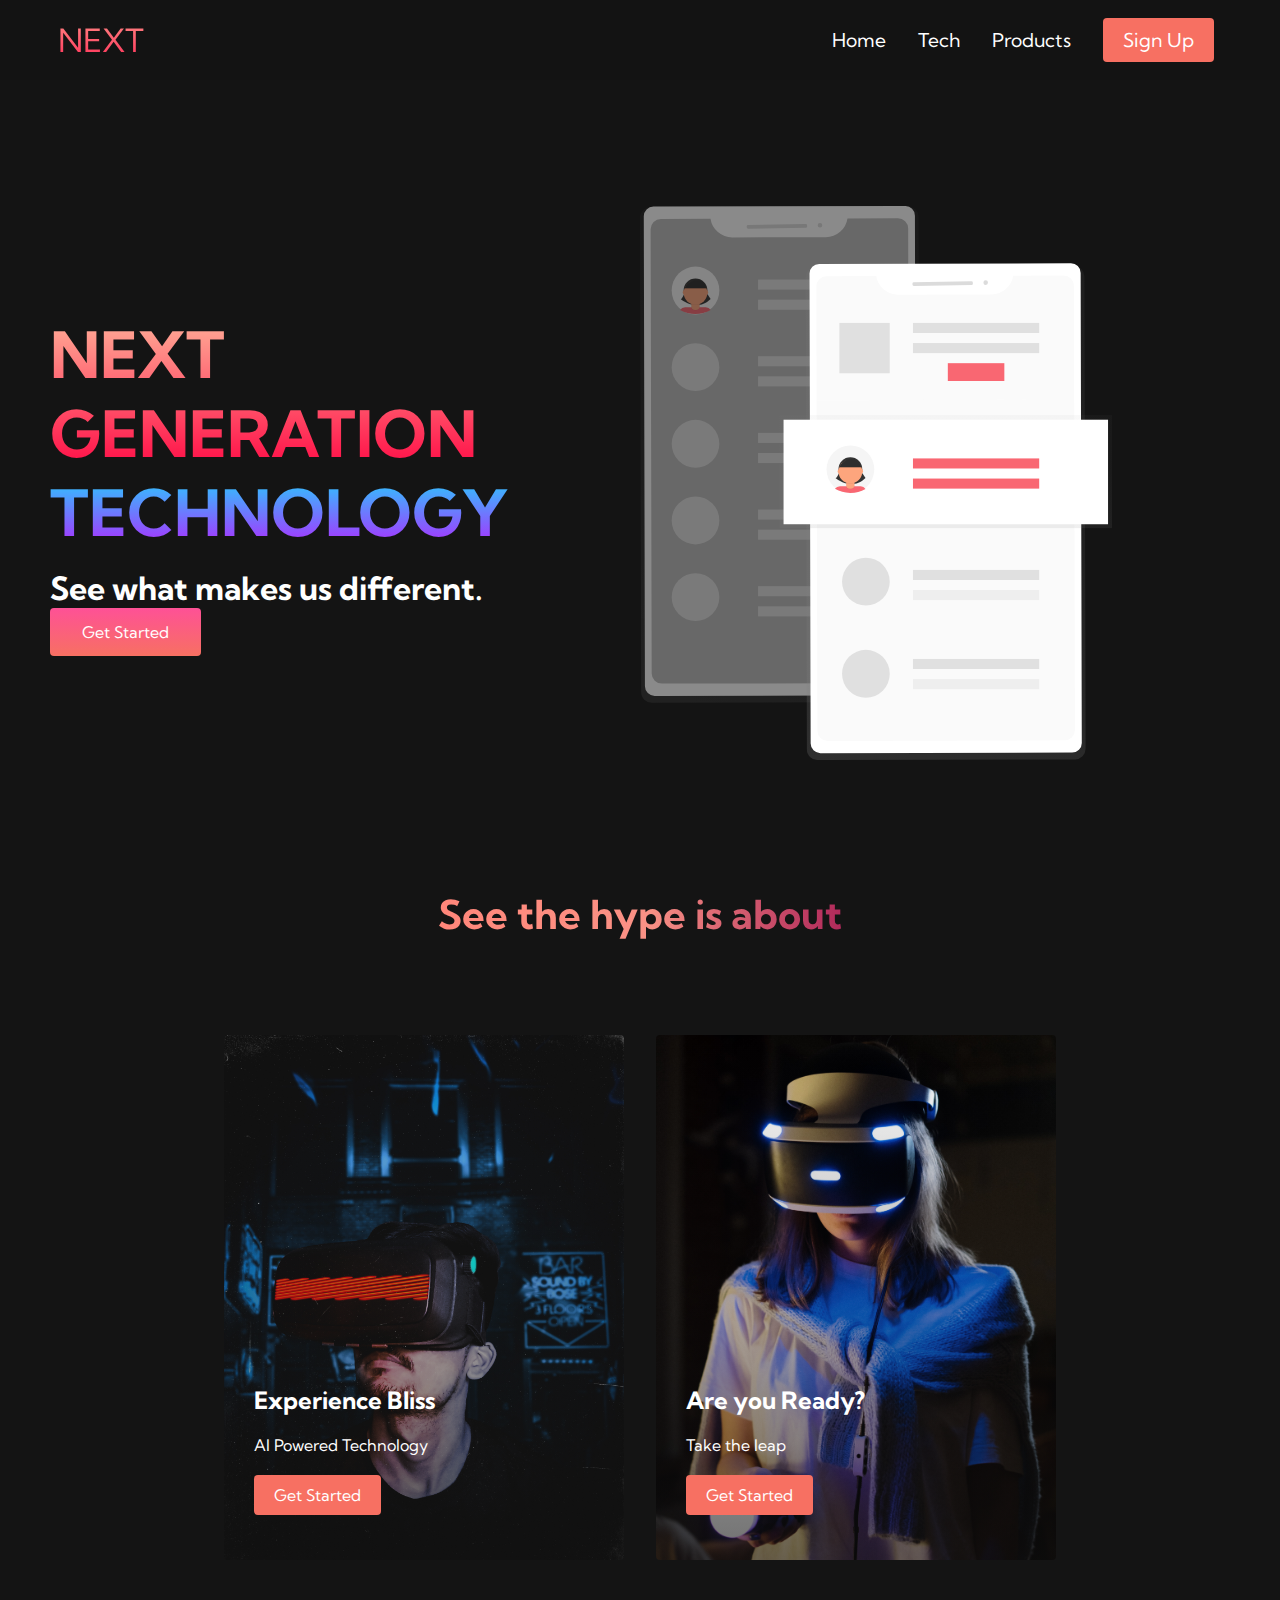
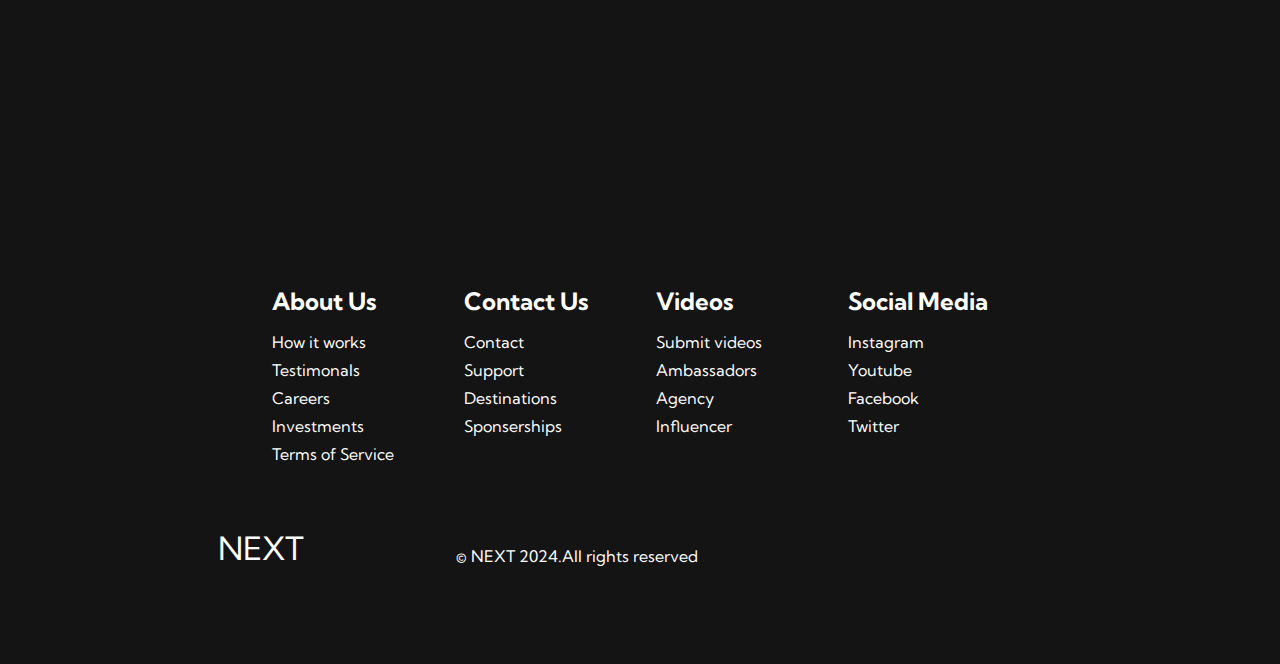
<file: index.html>
<!DOCTYPE html>
<html lang="en">
<head>
    <meta charset="UTF-8">
    <meta name="viewport" content="width=device-width, initial-scale=1.0">
    <title> NEXT Website</title>
    <link rel="stylesheet" href="styles.css">
<link rel="stylesheet" href="https://cdnjs.cloudflare.com/ajax/libs/font-awesome/6.6.0/css/all.min.css" integrity="sha512-Kc323vGBEqzTmouAECnVceyQqyqdsSiqLQISBL29aUW4U/M7pSPA/gEUZQqv1cwx4OnYxTxve5UMg5GT6L4JJg==" crossorigin="anonymous" referrerpolicy="no-referrer" />
<link rel="preconnect" href="https://fonts.googleapis.com">
<link rel="preconnect" href="https://fonts.gstatic.com" crossorigin>
<link href="https://fonts.googleapis.com/css2?family=Kumbh+Sans:wght@100..900&display=swap" rel="stylesheet">
</head>
<body>
<nav class="navbar">
    <div class="navbar__container">
        <a href="#" id="navbar__logo"><i class="fas fa-gem"></i>NEXT</a>
        <div class="navbar__toggle" id="mobile-menu">
            <i class="fa-solid fa-bars" onclick="toggleMenu()"></i>
            <span class="bar"></span>
            <span class="bar"></span>
            <span class="bar"></span>
        </div>
        <ul class="navbar__menu">
            <li class="navbar__item">
                <a href="#" class="navbar__links">Home</a>
            </li>
            <li class="navbar__item">
                <a href="tech.html" class="navbar__links">Tech</a>
            </li>
            <li class="navbar__item">
                <a href="#" class="navbar__links">Products</a>
            </li>
            <li class="navbar__btn">
                <a href="#" class="button">Sign Up</a>
            </li>
        </ul>
    </div>
</nav>
<div class="main">
    <div class="main__container">
        <div class="main__content">
            <h1>NEXT GENERATION</h1>
            <h2>TECHNOLOGY</h2>
            <p>See what makes us different.</p>
            <button class="main__btn"><a href="/">Get Started</a></button>
        </div>
        <div class="main__img--container">
            <img src="images/pic1.svg" alt="pic" id="main__img">
        </div>
    </div>
</div>

<!--Services Section-->

<div class="services">
    <h1>See the hype is about</h1>
    <div class="services__container">
        <div class="services__card">
            <h2>Experience Bliss</h2>
            <p>AI Powered Technology</p>
            <button>Get Started</button>
        </div>
        <div class="services__card">
            <h2>Are you Ready?</h2>
            <p>Take the leap</p>
            <button>Get Started</button>
        </div>

    </div>
</div>

<!--Footer Section-->
<div class="footer__container">
    <div class="footer__links">
        <div class="footer__link--wrapper">
            <div class="footer__link--items">
                <h2>About Us</h2>
                <a href="#">How it works</a>
                <a href="#">Testimonals</a>
                <a href="#">Careers</a>
                <a href="#">Investments</a>
                <a href="#">Terms of Service</a>
            </div>
            <div class="footer__link--items">
                <h2>Contact Us</h2>
                <a href="#">Contact</a>
                <a href="#">Support</a>
                <a href="#">Destinations</a>
                <a href="#">Sponserships</a>
            </div>
        </div>
        <div class="footer__link--wrapper">
            <div class="footer__link--items">
                <h2>Videos</h2>
                <a href="#">Submit videos</a>
                <a href="#">Ambassadors</a>
                <a href="#">Agency</a>
                <a href="#">Influencer</a>
            </div>
            <div class="footer__link--items">
                <h2>Social Media</h2>
                <a href="#">Instagram</a>
                <a href="#">Youtube</a>
                <a href="#">Facebook</a>
                <a href="#">Twitter</a>
            </div>
        </div>
    </div>
    <div class="social__media">
        <div class="social__media--wrap">
            <div class="social__logo">
                <a href="#" id="footer__logo"><i class="fas fa-gem"></i>NEXT</a>
            </div>
            <p class="Website__rights">© NEXT 2024.All rights reserved</p>
            <div class="social__icons">
                <a href="#" class="social__icons--link" target="_blank">
                    <i class="fab fa-instagram"></i>
                </a>
                <a href="#" class="social__icons--link" target="_blank">
                    <i class="fab fa-twitter"></i>
                </a>
                <a href="#" class="social__icons--link" target="_blank">
                    <i class="fab fa-linkedin"></i>
                </a>
                <a href="#" class="social__icons--link" target="_blank">
                    <i class="fab fa-youtube"></i>
                </a>
            </div>
        </div>
    </div>
</div>
<script src="app.js"></script>
</body>
</html>
</file>
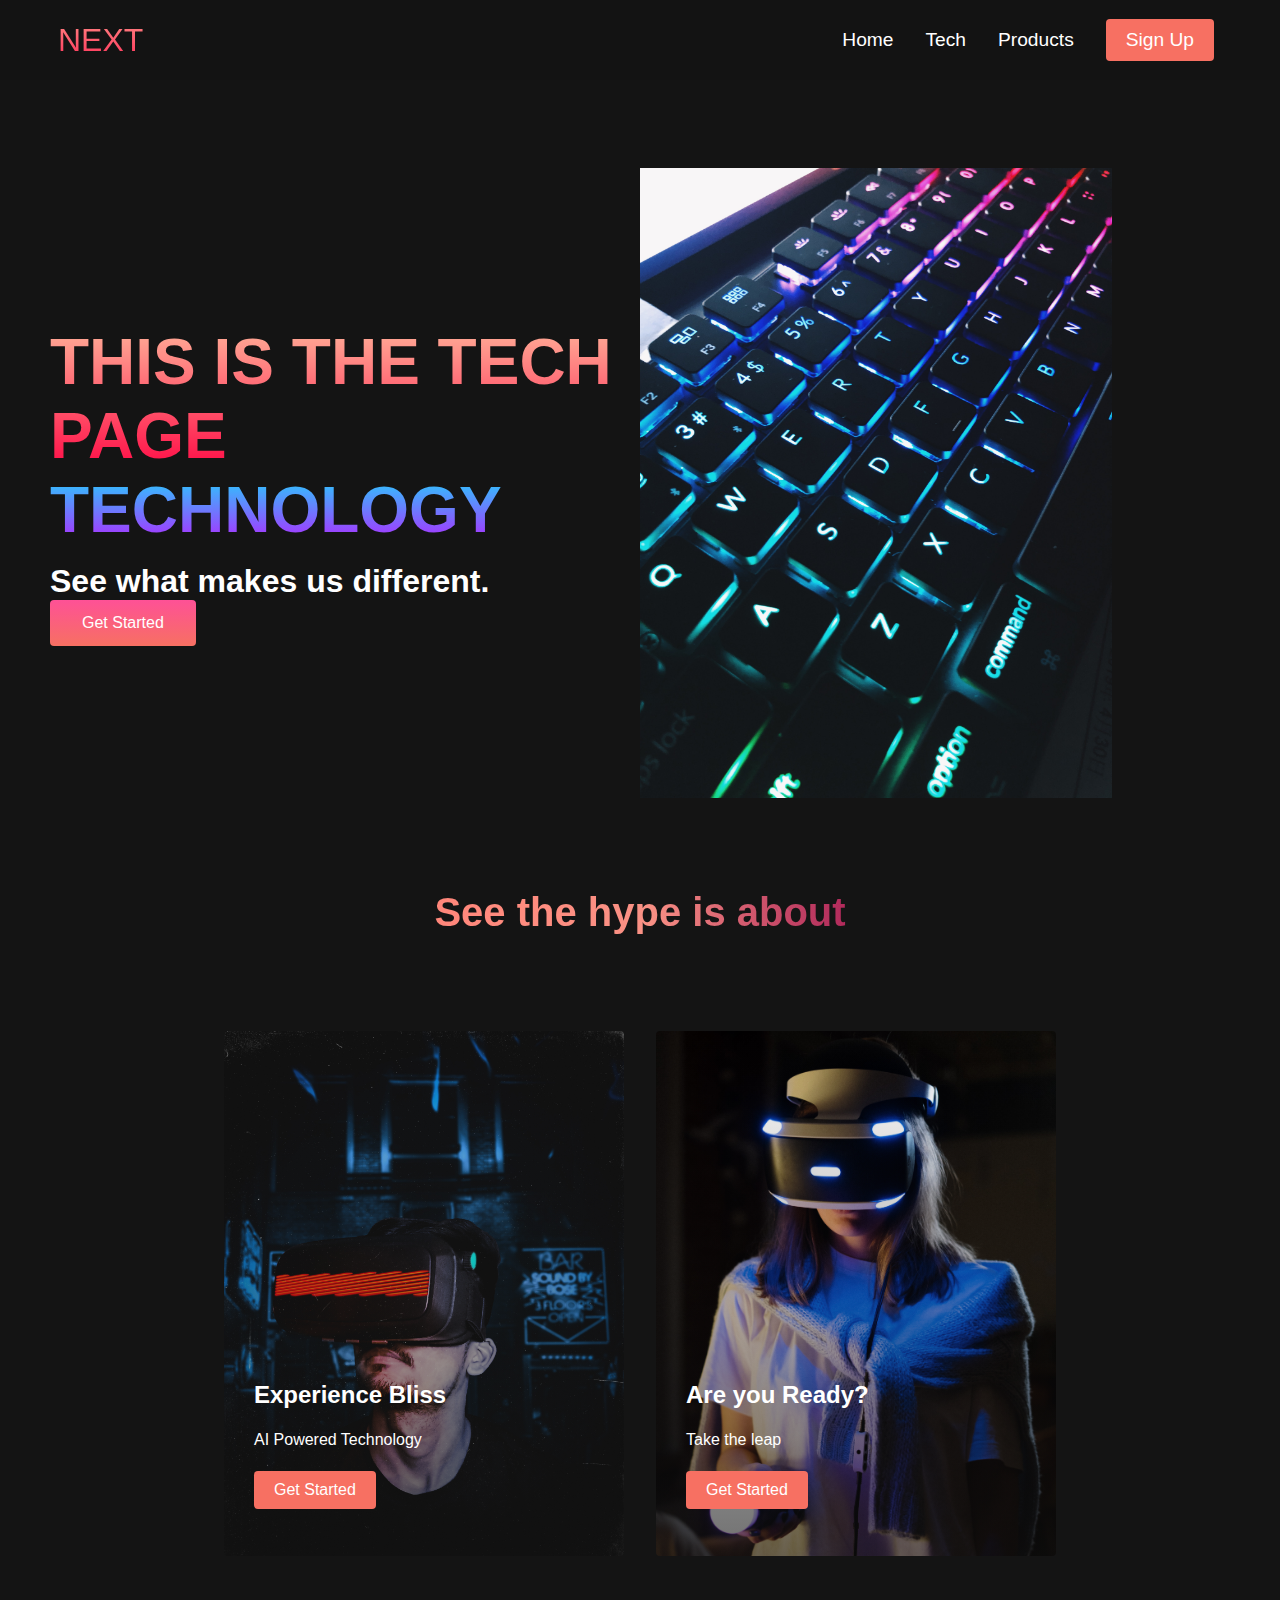
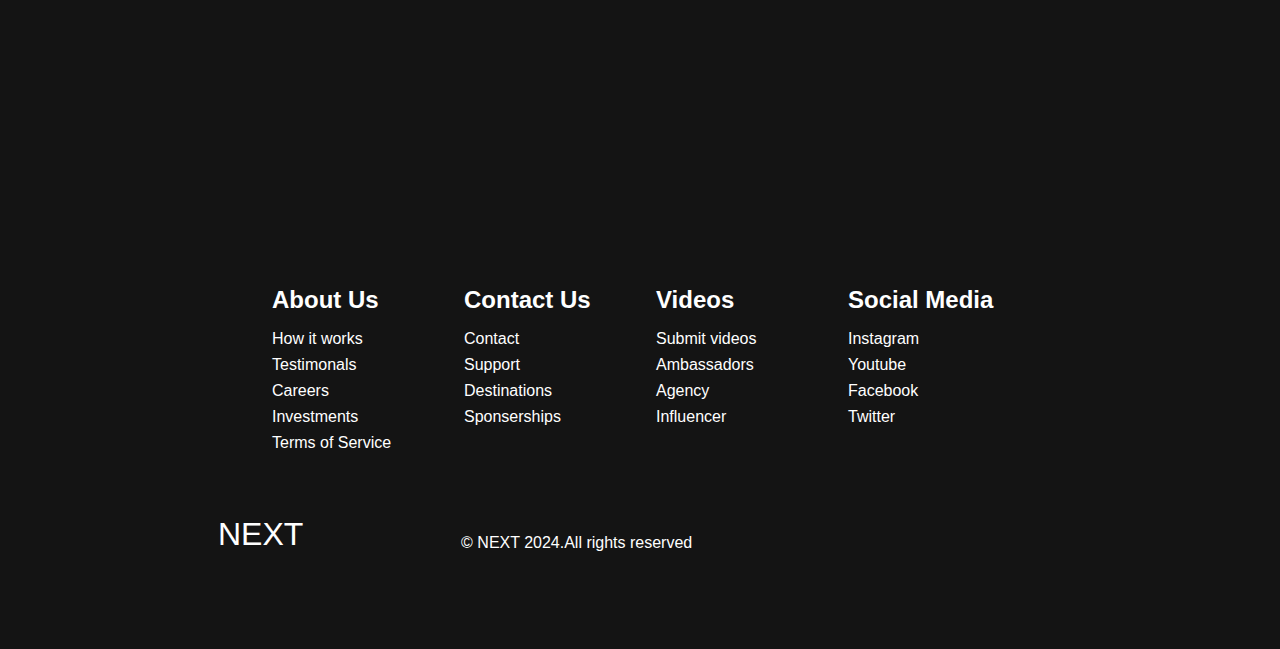
<file: tech.html>
<!DOCTYPE html>
<html lang="en">
<head>
    <meta charset="UTF-8">
    <meta name="viewport" content="width=device-width, initial-scale=1.0">
    <title> NEXT Website</title>
<link href="styles.css" rel="stylesheet" />
<link rel="stylesheet" href="https://cdnjs.cloudflare.com/ajax/libs/font-awesome/6.6.0/css/all.min.css" integrity="sha512-Kc323vGBEqzTmouAECnVceyQqyqdsSiqLQISBL29aUW4U/M7pSPA/gEUZQqv1cwx4OnYxTxve5UMg5GT6L4JJg==" crossorigin="anonymous" referrerpolicy="no-referrer" />
</head>
<body>
<nav class="navbar">
    <div class="navbar__container">
        <a href="#" id="navbar__logo"><i class="fas fa-gem"></i>NEXT</a>
        <div class="navbar__toggle" id="mobile-menu">
            <span class="bar"></span>
            <span class="bar"></span>
            <span class="bar"></span>
        </div>
        <ul class="navbar__menu">
            <li class="navbar__item">
                <a href="#" class="navbar__links">Home</a>
            </li>
            <li class="navbar__item">
                <a href="tech.html" class="navbar__links">Tech</a>
            </li>
            <li class="navbar__item">
                <a href="#" class="navbar__links">Products</a>
            </li>
            <li class="navbar__btn">
                <a href="#" class="button">Sign Up</a>
            </li>
        </ul>
    </div>
</nav>
<div class="main">
    <div class="main__container">
        <div class="main__content">
            <h1>THIS IS THE TECH PAGE</h1>
            <h2>TECHNOLOGY</h2>
            <p>See what makes us different.</p>
            <button class="main__btn"><a href="/">Get Started</a></button>
        </div>
        <div class="main__img--container">
            <img src="images/pic2.jpg" alt="pic" id="main__img">
        </div>
    </div>
</div>

<!--Services Section-->

<div class="services">
    <h1>See the hype is about</h1>
    <div class="services__container">
        <div class="services__card">
            <h2>Experience Bliss</h2>
            <p>AI Powered Technology</p>
            <button>Get Started</button>
        </div>
        <div class="services__card">
            <h2>Are you Ready?</h2>
            <p>Take the leap</p>
            <button>Get Started</button>
        </div>

    </div>
</div>

<!--Footer Section-->
<div class="footer__container">
    <div class="footer__links">
        <div class="footer__link--wrapper">
            <div class="footer__link--items">
                <h2>About Us</h2>
                <a href="#">How it works</a>
                <a href="#">Testimonals</a>
                <a href="#">Careers</a>
                <a href="#">Investments</a>
                <a href="#">Terms of Service</a>
            </div>
            <div class="footer__link--items">
                <h2>Contact Us</h2>
                <a href="#">Contact</a>
                <a href="#">Support</a>
                <a href="#">Destinations</a>
                <a href="#">Sponserships</a>
            </div>
        </div>
        <div class="footer__link--wrapper">
            <div class="footer__link--items">
                <h2>Videos</h2>
                <a href="#">Submit videos</a>
                <a href="#">Ambassadors</a>
                <a href="#">Agency</a>
                <a href="#">Influencer</a>
            </div>
            <div class="footer__link--items">
                <h2>Social Media</h2>
                <a href="#">Instagram</a>
                <a href="#">Youtube</a>
                <a href="#">Facebook</a>
                <a href="#">Twitter</a>
            </div>
        </div>
    </div>
    <div class="social__media">
        <div class="social__media--wrap">
            <div class="social__logo">
                <a href="#" id="footer__logo"><i class="fas fa-gem"></i>NEXT</a>
            </div>
            <p class="Website__rights">© NEXT 2024.All rights reserved</p>
            <div class="social__icons">
                <a href="#" class="social__icons--link" target="_blank">
                    <i class="fab fa-instagram"></i>
                </a>
                <a href="#" class="social__icons--link" target="_blank">
                    <i class="fab fa-twitter"></i>
                </a>
                <a href="#" class="social__icons--link" target="_blank">
                    <i class="fab fa-linkedin"></i>
                </a>
                <a href="#" class="social__icons--link" target="_blank">
                    <i class="fab fa-youtube"></i>
                </a>

            </div>
        </div>
    </div>
</div>
<script src="app.js"></script>
</body>
</html>
</file>
<file: styles.css>
*{
    box-sizing: border-box;
    margin: 0;
    padding: 0;
    font-family: 'Kumbh Sans', sans-serif;

}
.navbar{
    background: #131313;
    height: 80px;
    display: flex;
    justify-content: center;
    align-items: center;
    font-size: 1.2rem;
    position: sticky;
    top: 0;
    z-index: 999;
}
.navbar__container{
    display: flex;
    justify-content: space-between;
    height: 80px;
    z-index: 1;
    width: 100%;
    max-width: 1300px;
    margin: 0 auto;
    padding: 0 50px;
}
#navbar__logo{
    background-color: #ff8177;
    background-image: linear-gradient(to top, #ff0844 0%, #ffb199 100%);
    background-size: 100%;
    -webkit-background-clip: text;
    -moz-background-clip: text;
    -webkit-text-fill-color: transparent;
    -moz-text-fill-color: transparent;
    display: flex;
    align-items: center;
    cursor: pointer;
    text-decoration: none;
    font-size: 2rem;
}

.fa-gem{
    margin-right: 0.5rem;
}
.navbar__menu{
    display:flex;
    align-items: center;
    list-style: none;
    text-align: center;
}
.navbar__item{
    height: 80px;
}

.navbar__links{
    color: #fff;
    display: flex;
    align-items: center;
    justify-content: center;
    text-decoration: none;
    padding: 0 1rem;
    height: 100%;
}

.navbar__btn{
    display: flex;
    justify-content: center;
    align-items: center;
    padding: 0 1rem;
    width: 100%;
}
.button{
    display: flex;
    justify-content: center;
    align-items: center;
    text-decoration: none;
    padding: 10px 20px;
    height: 100%;
    width: 100%;
    border: none;
    outline: none;
    border-radius: 4px;
    background: #f77062;
    color: #fff;
}

.button:hover{
    background: #4837ff;
    transition: all 0.3s ease;
}

.navbar__links:hover{
    color: #f77062;
    transition: all 0.3s ease;
}

.navbar__toggle i{
    color: #fff;
    font-size: 30px;
    display: none;
}

@media screen and (max-width:960px) {
    .navbar__container{
        display: flex;
        justify-content: space-between;
        height: 80px;
        z-index: 1;
        width: 100%;
        max-width: 1300px;
        padding: 0;
    }
    .navbar__menu{
        display: grid;
        grid-template-columns: auto;
        margin: 0;
        width: 100%;
        position: absolute;
        top: -1000px;
        opacity: 0;
        transition: all 0.5s ease;
        height: 50vh;
        z-index: -1;
        background: #131313;

    }
    .navbar__menu.active{
        background: #131313;
        top: 100%;
        opacity: 1;
        transition: all 0.5s ease;
        z-index: 99;
        height: 50vh;
        font-size: 1.6rem;
    }

    #navbar__logo{
        padding-left: 25px;
    }
    .navbar__toggle.bar{
        width: 25px;
        height: 3px;
        margin: 5px auto;
        transition: all 0.3s ease-in-out;
        background: #fff;
    }
    .navbar__item{
        width: 100%;
    }
    .navbar__links{
        text-align:center;
        padding: 2rem;
        width: 100%;
        display: table;
    }
    .navbar__toggle i{
        display: block;
    }
    #mobile-menu{
        position: absolute;
        top: 20%;
        right: 5%;
        transform: translate(5%, 20%);
    }
    #mobile-menu img {
        width: 30px;
        height: auto;
    }
    .navbar__btn{
        padding-bottom: 2rem;
    }
    .button{
        display: flex;
        justify-content: center;
        align-items: center;
        width: 80%;
        height: 80px;
        margin: 0;
    }
    .navbar__toggle.bar{
        display: block;
        cursor: pointer;
    }
    #mobile-menu.is-active.bar:nth-child(2){
        opacity: 0;
    }
    #mobile-menu.is-active.bar:nth-child(1){
        transform: translateY(8px) rotate(45deg);
    }
    #mobile-menu.is-active.bar:nth-child(3){
        transform: translateY(-8px) rotate(-45deg);
    }
}

/*Hero Section CSS*/
.main{
    background-color: #141414;
}
.main__container{
    display: grid;
    grid-template-columns: 1fr 1fr;
    align-items: center;
    justify-self: center;
    margin: 0 auto;
    height: 90vh;
    background-color: #141414;
    z-index: 1;
    width: 100%;
    max-width: 1300px;
    padding: 0 50px;
}

.main__content h1{
    font-size: 4rem;
    background-color: #ff8177;
    background-image: linear-gradient(to top, #ff0844 0%, #ffb199 100%);
    background-size: 100%;
    -webkit-background-clip: text;
    -moz-background-clip: text;
    -webkit-text-fill-color: transparent;
    -moz-text-fill-color: transparent;
}
.main__content h2{
    font-size: 4rem;
    background-color: #ff8177;
    background-image: linear-gradient(to top, #b721ff 0%, #21d4fd 100%);
    background-size: 100%;
    -webkit-background-clip: text;
    -moz-background-clip: text;
    -webkit-text-fill-color: transparent;
    -moz-text-fill-color: transparent;

}
.main__content p{
    margin-top: 1rem;
    color: #fff;
    font-size: 2rem;
    font-weight: 700;
}
.main__btn{
    font-size: 1rem;
    background-image: linear-gradient(to top, #f77062 0%, #fe5196 100%);
    padding: 14px 32px;
    border: none;
    border-radius: 4px;
    color: #fff;
    cursor: pointer;
    position: relative;
    transition: all 0.35s;
    outline: none;
}

.main__btn a{
    position: relative;
    z-index: 2;
    color: #fff;
    text-decoration: none;
}

.main__btn:after{
    position: absolute;
    content: '';
    top: 0;
    left: 0;
    width: 0;
    height: 100%;
    background: #4837ff;
    transition: all 0.35s;
    border-radius: 4px;
}
.main__btn:hover{
    color: #fff;
}
.main__btn:hover:after{
    width: 100%;
}

.main__btn--container{
    text-align: center;

}
#main__img{
    height: 80%;
    width: 80%;
}
/*Mobile Responsive*/
@media screen and (max-width:768px){
    .main__container{
        display: grid;
        grid-template-columns: auto;
        align-items: center;
        justify-self: center;
        width: 100%;
        margin: 0 auto;
        height: 90vh;
    }
    .main__content{
        text-align: center;
        margin-bottom: 4rem;
    }

    .main__content h1{
        font-size: 2.5rem;
        margin-top: 2rem;
    }

    .main__content h2{
        font-size: 3rem;
    }

    .main__content p{
        margin-top: 1rem;
        font-size: 1.5rem;
    }
    
}

@media screen and (max-width:480px){
    .main__content h1{
        font-size: 2rem;
        margin-top: 3rem;
    }

    .main__content h2{
        font-size: 2rem;
    }

    .main__content p{
        margin-top: 2rem;
        font-size: 1.5rem;
    }

    .main__btn{
        padding: 12px 36px;
        margin: 2.5rem 0;
    }
}
/*Services Section CSS*/
.services{
    background: #141414;
    display: flex;
    flex-direction: column;
    align-items: center;
    height: 100vh;
}

.services h1{
    background-color: #ff8177;
    background-image: linear-gradient(to right, 
    #ff8177 0%,
    #ff867a 0%,
    #ff8c7f 21%,
    #f99185 52%,
    #cf556c 78%,
    #b12a5b 100%
    );
    background-size: 100%;
    margin-bottom: 5rem;
    font-size: 2.5rem;
    -webkit-background-clip: text;
    -moz-background-clip: text;
    -webkit-text-fill-color: transparent;
    -moz-text-fill-color: transparent;
}

.services__container{
    display: flex;
    justify-content: center;
    flex-wrap: wrap;
}

.services__card{
    margin: 1rem;
    height: 525px;
    width: 400px;
    border-radius: 4px;
    background-image: linear-gradient(to bottom, rgba(0,0,0,0) 0%, rgba(17,17,17,0.6) 100%),url(images/pic3.jpg);
    background-size: cover;
    position: relative;
    color: #fff;
}

.services__card:nth-child(2){
    background-image: linear-gradient(to bottom, rgba(0,0,0,0) 0%, rgba(17,17,17,0.6) 100%),url(images/pic4.jpg);

}

.services h2{
    position: absolute;
    top: 350px;
    left: 30px;
}

.services__card p{
    position: absolute;
    top: 400px;
    left: 30px;
}

.services__card button{
    color: #fff;
    padding: 10px 20px;
    border: none;
    outline: none;
    border-radius: 4px;
    background: #f77062;
    position: absolute;
    top: 440px;
    left: 30px;
    font-size: 1rem;
    cursor: pointer;
}

.services__card:hover{
    transform: scale(1.075);
    transition: 0.2s ease-in;
    cursor: pointer;
}

@media screen and(max-width:960px) {
    .services{
        height: 1600px;
    }

    .services h1{
        font-size: 2rem;
        margin-top: 12rem;
    }
}

@media screen and(max-width:480px) {
    .services{
        height: 1400px;
    }

    
    .services h1{
        font-size: 1.2rem;
    }


    .services__card{
        width: 300px;
    }
}

/*Footer CSS*/
.footer__container{
    background-color: #141414;
    padding: 5rem 0;
    display: flex;
    flex-direction: column;
    justify-content: center;
    align-items: center;
}

#footer__logo{
    color: #fff;
    display: flex;
    align-items: center;
    cursor: pointer;
    text-decoration: none;
    font-size: 2rem;
}

.footer__links{
    width: 100%;
    max-width: 1000px;
    display: flex;
    justify-content: center;
}

.footer__link--wrapper{
    display: flex;
}

.footer__link--items{
    display: flex;
    flex-direction: column;
    align-items: flex-start;
    margin: 16px;
    text-align: left;
    width: 160px;
    box-sizing: border-box;
}

.footer__link--items h2{
    margin-bottom: 16px;
}

.footer__link--items h2{
    color: #fff;
}

.footer__link--items a{
    color: #fff;
    text-decoration: none;
    margin-bottom: 0.5rem;
}

.footer__link--items a:hover{
    color: #e9e9e9;
    transition: 0.3s ease-out;
}


/*Social Icons*/

.social__icons--link{
    color: #fff;
    font-size: 24px;
}

.social__media{
    max-width: 1000px;
    width: 100%;
}

.social__media--wrap{
    display: flex;
    justify-content: space-between;
    align-items: center;
    width: 90%;
    max-width: 1000px;
    margin: 40px auto 0 auto;
}

.social__icons{
    display: flex;
    justify-content: space-between;
    align-items: center;
    width: 240px;
}

.social__logo{
    color: #fff;
    justify-content: flex-start;
    margin-left: 20px;
    cursor: pointer;
    text-decoration: none;
    font-size: 2rem;
    display: flex;
    align-items: center;
    margin-bottom: 16px;
}

.Website__rights{
    color: #fff;
}

@media screen and (max-width:820px) {
    .footer__links{
        padding-top: 2rem;
    }
    #footer__logo{
        margin-bottom: 2rem;
    }
    .Website__rights{
        margin-bottom: 2rem;
    }

    .footer__link--wrapper{
        flex-direction: column;
    }

    .social__media--wrap{
        flex-direction: column;
    }
}

@media screen and (max-width:480px) {
    .footer__link--items{
        margin: 0;
        padding: 10px;
        width: 100%;
    }
    
}
</file>
